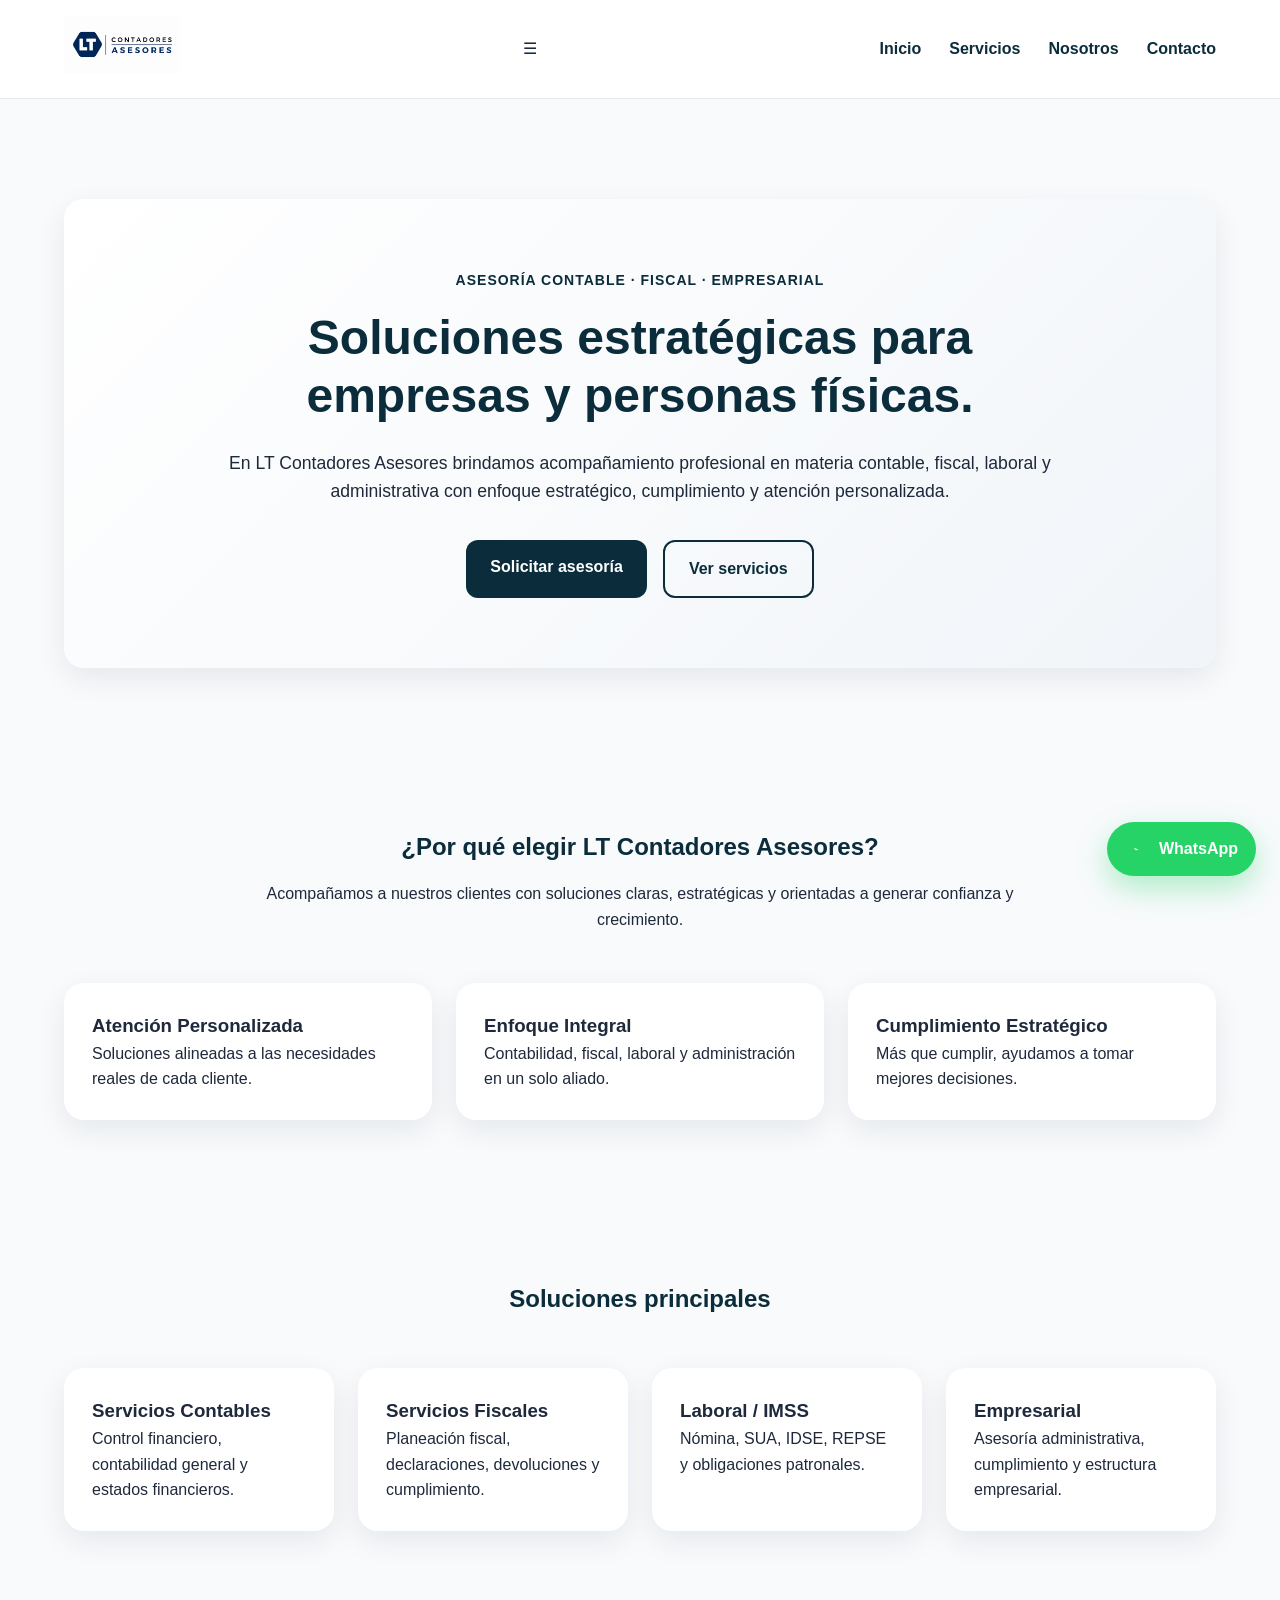
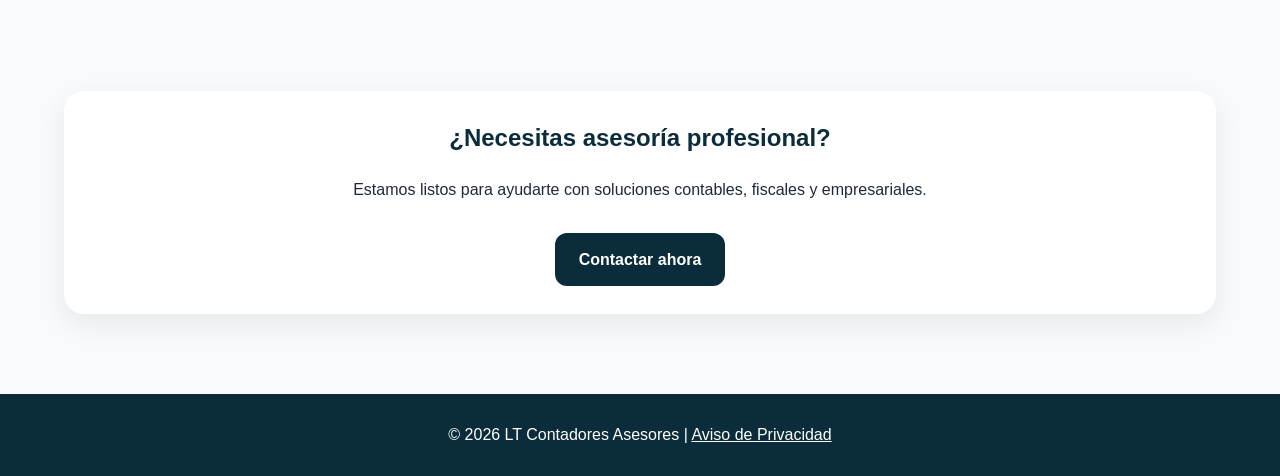
<file: index.html>
<!DOCTYPE html>
<html lang="es">
<head>
  <meta charset="UTF-8">
  <meta name="viewport" content="width=device-width, initial-scale=1.0">
  <title>LT Contadores Asesores</title>

<meta name="description" content="Servicios contables, fiscales, laborales y empresariales con atención profesional y personalizada.">

<meta property="og:title" content="LT Contadores Asesores">
<meta property="og:description" content="Soluciones contables, fiscales y empresariales con atención profesional.">
<meta property="og:type" content="website">
<meta property="og:url" content="https://ltcontadores.com">
<meta property="og:image" content="https://ltcontadores.com/logo-web.png">

<meta name="twitter:card" content="summary_large_image">

<link rel="icon" type="image/png" href="favicon.png">
<link rel="stylesheet" href="style.css">
</head>

<body>

<header>
  <nav class="navbar">
    <div class="logo">
      <a href="index.html">
        <img src="logo-web.png" alt="LT Contadores Asesores">
      </a>
    </div>

    <div class="menu-toggle" onclick="toggleMenu()">
      ☰
    </div>

    <ul class="nav-links">
      <li><a href="index.html">Inicio</a></li>
      <li><a href="servicios.html">Servicios</a></li>
      <li><a href="nosotros.html">Nosotros</a></li>
      <li><a href="contacto.html">Contacto</a></li>
    </ul>
  </nav>
</header>

<!-- HERO -->
<section class="section" style="padding-top:100px;">

  <div class="card fade-in" style="
    text-align:center;
    padding:70px 50px;
    background: linear-gradient(135deg, #ffffff 0%, #f1f5f9 100%);
  ">

    <p style="
      color:#0b2d3b;
      font-weight:700;
      letter-spacing:1px;
      text-transform:uppercase;
      margin-bottom:18px;
      font-size:14px;
    ">
      Asesoría contable · fiscal · empresarial
    </p>

    <h1 style="
      color:#0b2d3b;
      font-size:3rem;
      max-width:900px;
      margin:0 auto 25px;
      line-height:1.2;
    ">
      Soluciones estratégicas para empresas y personas físicas.
    </h1>

    <p style="
      max-width:850px;
      margin:0 auto 35px;
      font-size:1.1rem;
    ">
      En LT Contadores Asesores brindamos acompañamiento profesional en materia
      contable, fiscal, laboral y administrativa con enfoque estratégico,
      cumplimiento y atención personalizada.
    </p>

    <div style="
      display:flex;
      justify-content:center;
      gap:16px;
      flex-wrap:wrap;
    ">

      <a href="contacto.html" class="btn-primary">
        Solicitar asesoría
      </a>

      <a href="servicios.html"
         style="
          display:inline-block;
          padding:14px 24px;
          border:2px solid #0b2d3b;
          color:#0b2d3b;
          text-decoration:none;
          border-radius:12px;
          font-weight:700;
         ">
         Ver servicios
      </a>

    </div>

  </div>

</section>

<!-- CONFIANZA -->
<section class="section">

  <div class="fade-in" style="text-align:center; margin-bottom:50px;">
    <h2 style="color:#0b2d3b; margin-bottom:15px;">
      ¿Por qué elegir LT Contadores Asesores?
    </h2>

    <p style="max-width:800px; margin:0 auto;">
      Acompañamos a nuestros clientes con soluciones claras, estratégicas
      y orientadas a generar confianza y crecimiento.
    </p>
  </div>

  <div class="cards">

    <div class="card fade-in">
      <h3>Atención Personalizada</h3>
      <p>Soluciones alineadas a las necesidades reales de cada cliente.</p>
    </div>

    <div class="card fade-in">
      <h3>Enfoque Integral</h3>
      <p>Contabilidad, fiscal, laboral y administración en un solo aliado.</p>
    </div>

    <div class="card fade-in">
      <h3>Cumplimiento Estratégico</h3>
      <p>Más que cumplir, ayudamos a tomar mejores decisiones.</p>
    </div>

  </div>

</section>

<!-- SERVICIOS -->
<section class="section">

  <div class="fade-in" style="text-align:center; margin-bottom:50px;">
    <h2 style="color:#0b2d3b;">
      Soluciones principales
    </h2>
  </div>

  <div class="cards">

    <div class="card fade-in">
      <h3>Servicios Contables</h3>
      <p>Control financiero, contabilidad general y estados financieros.</p>
    </div>

    <div class="card fade-in">
      <h3>Servicios Fiscales</h3>
      <p>Planeación fiscal, declaraciones, devoluciones y cumplimiento.</p>
    </div>

    <div class="card fade-in">
      <h3>Laboral / IMSS</h3>
      <p>Nómina, SUA, IDSE, REPSE y obligaciones patronales.</p>
    </div>

    <div class="card fade-in">
      <h3>Empresarial</h3>
      <p>Asesoría administrativa, cumplimiento y estructura empresarial.</p>
    </div>

  </div>

</section>

<!-- CTA -->
<section class="section">

  <div class="card fade-in" style="text-align:center;">

    <h2 style="color:#0b2d3b; margin-bottom:20px;">
      ¿Necesitas asesoría profesional?
    </h2>

    <p style="margin-bottom:30px;">
      Estamos listos para ayudarte con soluciones contables, fiscales y empresariales.
    </p>

    <a href="contacto.html" class="btn-primary">
      Contactar ahora
    </a>

  </div>

</section>

<a href="https://wa.me/523316468984" class="whatsapp-float" target="_blank">
  <svg class="whatsapp-icon" xmlns="http://www.w3.org/2000/svg" viewBox="0 0 32 32" fill="white">
    <path d="M19.11 17.21c-.27-.14-1.6-.79-1.85-.88-.25-.09-.43-.14-.61.14-.18.27-.7.88-.86 1.06-.16.18-.31.2-.58.07-.27-.14-1.13-.42-2.15-1.34-.8-.71-1.34-1.59-1.49-1.86z"/>
  </svg>
  WhatsApp
</a>

<footer class="footer">
  © 2026 LT Contadores Asesores |
  <a href="privacidad.html"
     style="color:white; text-decoration:underline;">
     Aviso de Privacidad
  </a>
</footer>

<script src="script.js"></script>

</body>
</html>
</file>
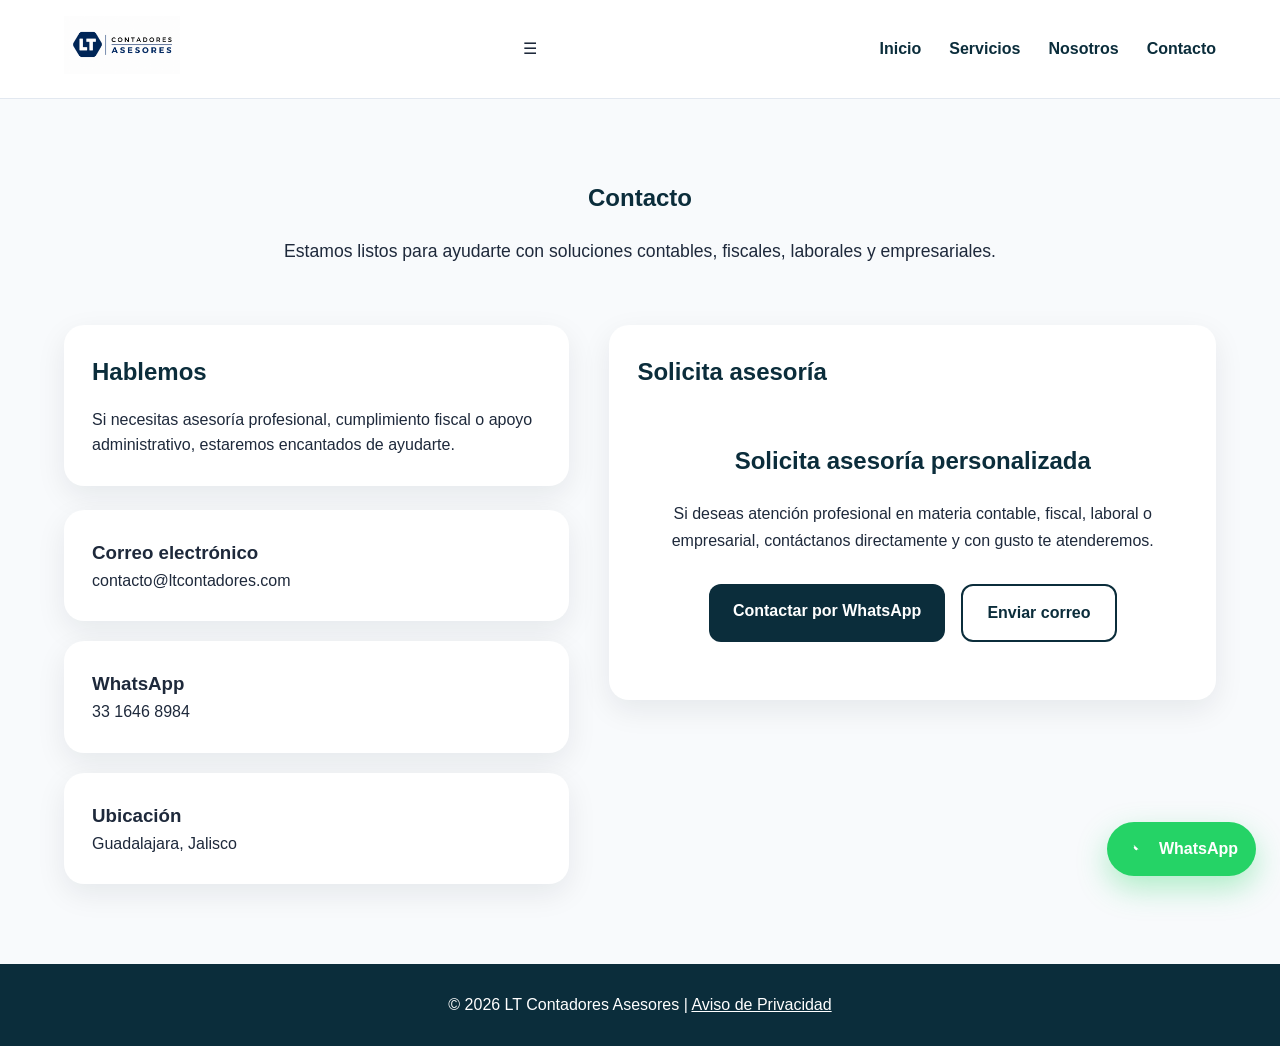
<file: contacto.html>
<!DOCTYPE html>
<html lang="es">
<head>
  <meta charset="UTF-8">
  <meta name="viewport" content="width=device-width, initial-scale=1.0">
  <title>Contacto | LT Contadores Asesores</title>
  <link rel="icon" type="image/png" href="favicon.png">
  <link rel="stylesheet" href="style.css">
</head>

<body>

<header>
  <nav class="navbar">
    <div class="logo">
      <a href="index.html">
        <img src="logo-web.png" alt="LT Contadores Asesores">
      </a>
    </div>

    <div class="menu-toggle" onclick="toggleMenu()">
      ☰
    </div>

    <ul class="nav-links">
      <li><a href="index.html">Inicio</a></li>
      <li><a href="servicios.html">Servicios</a></li>
      <li><a href="nosotros.html">Nosotros</a></li>
      <li><a href="contacto.html">Contacto</a></li>
    </ul>
  </nav>
</header>

<section class="section">

  <div class="fade-in" style="text-align:center; margin-bottom:60px;">
    <h1 style="color:#0b2d3b; margin-bottom:20px;">
      Contacto
    </h1>

    <p style="max-width:850px; margin:0 auto; font-size:1.1rem;">
      Estamos listos para ayudarte con soluciones contables, fiscales,
      laborales y empresariales.
    </p>
  </div>

  <div style="
    display:grid;
    grid-template-columns:1fr 1.2fr;
    gap:40px;
    align-items:start;
  ">

    <!-- COLUMNA IZQUIERDA -->
    <div class="fade-in">

      <div class="card" style="margin-bottom:24px;">
        <h2 style="color:#0b2d3b; margin-bottom:15px;">
          Hablemos
        </h2>

        <p>
          Si necesitas asesoría profesional, cumplimiento fiscal o apoyo
          administrativo, estaremos encantados de ayudarte.
        </p>
      </div>

      <div class="card" style="margin-bottom:20px;">
        <h3>Correo electrónico</h3>
        <p>contacto@ltcontadores.com</p>
      </div>

      <div class="card" style="margin-bottom:20px;">
        <h3>WhatsApp</h3>
        <p>33 1646 8984</p>
      </div>

      <div class="card">
        <h3>Ubicación</h3>
        <p>Guadalajara, Jalisco</p>
      </div>

    </div>

    <!-- FORMULARIO -->
    <div class="card fade-in">

      <h2 style="color:#0b2d3b; margin-bottom:20px;">
        Solicita asesoría
      </h2>

<div style="text-align:center; padding:30px 10px;">

  <h2 style="color:#0b2d3b; margin-bottom:20px;">
    Solicita asesoría personalizada
  </h2>

  <p style="margin-bottom:30px; line-height:1.7;">
    Si deseas atención profesional en materia contable, fiscal, laboral
    o empresarial, contáctanos directamente y con gusto te atenderemos.
  </p>

  <div style="
    display:flex;
    justify-content:center;
    gap:16px;
    flex-wrap:wrap;
  ">

    <a href="https://wa.me/523316468984"
       class="btn-primary"
       target="_blank">
      Contactar por WhatsApp
    </a>

    <a href="mailto:contacto@ltcontadores.com"
       style="
        display:inline-block;
        padding:14px 24px;
        border:2px solid #0b2d3b;
        color:#0b2d3b;
        text-decoration:none;
        border-radius:12px;
        font-weight:700;
       ">
      Enviar correo
    </a>

  </div>

</div>

    </div>

  </div>

</section>

<a href="https://wa.me/523316468984" class="whatsapp-float" target="_blank">
  <svg class="whatsapp-icon" xmlns="http://www.w3.org/2000/svg" viewBox="0 0 32 32" fill="white">
    <path d="M19.11 17.21c-.27-.14-1.6-.79-1.85-.88-.25-.09-.43-.14-.61.14-.18.27-.7.88-.86 1.06-.16.18-.31.2-.58.07-.27-.14-1.13-.42-2.15-1.34-.8-.71-1.34-1.59-1.49-1.86-.16-.27-.02-.41.12-.55.12-.12.27-.31.41-.47.14-.16.18-.27.27-.45.09-.18.05-.34-.02-.47-.07-.14-.61-1.48-.84-2.03z"/>
  </svg>
  WhatsApp
</a>

<footer class="footer">
  © 2026 LT Contadores Asesores |
  <a href="privacidad.html"
     style="color:white; text-decoration:underline;">
     Aviso de Privacidad
  </a>
</footer>

<script src="script.js"></script>

</body>
</html>
</file>
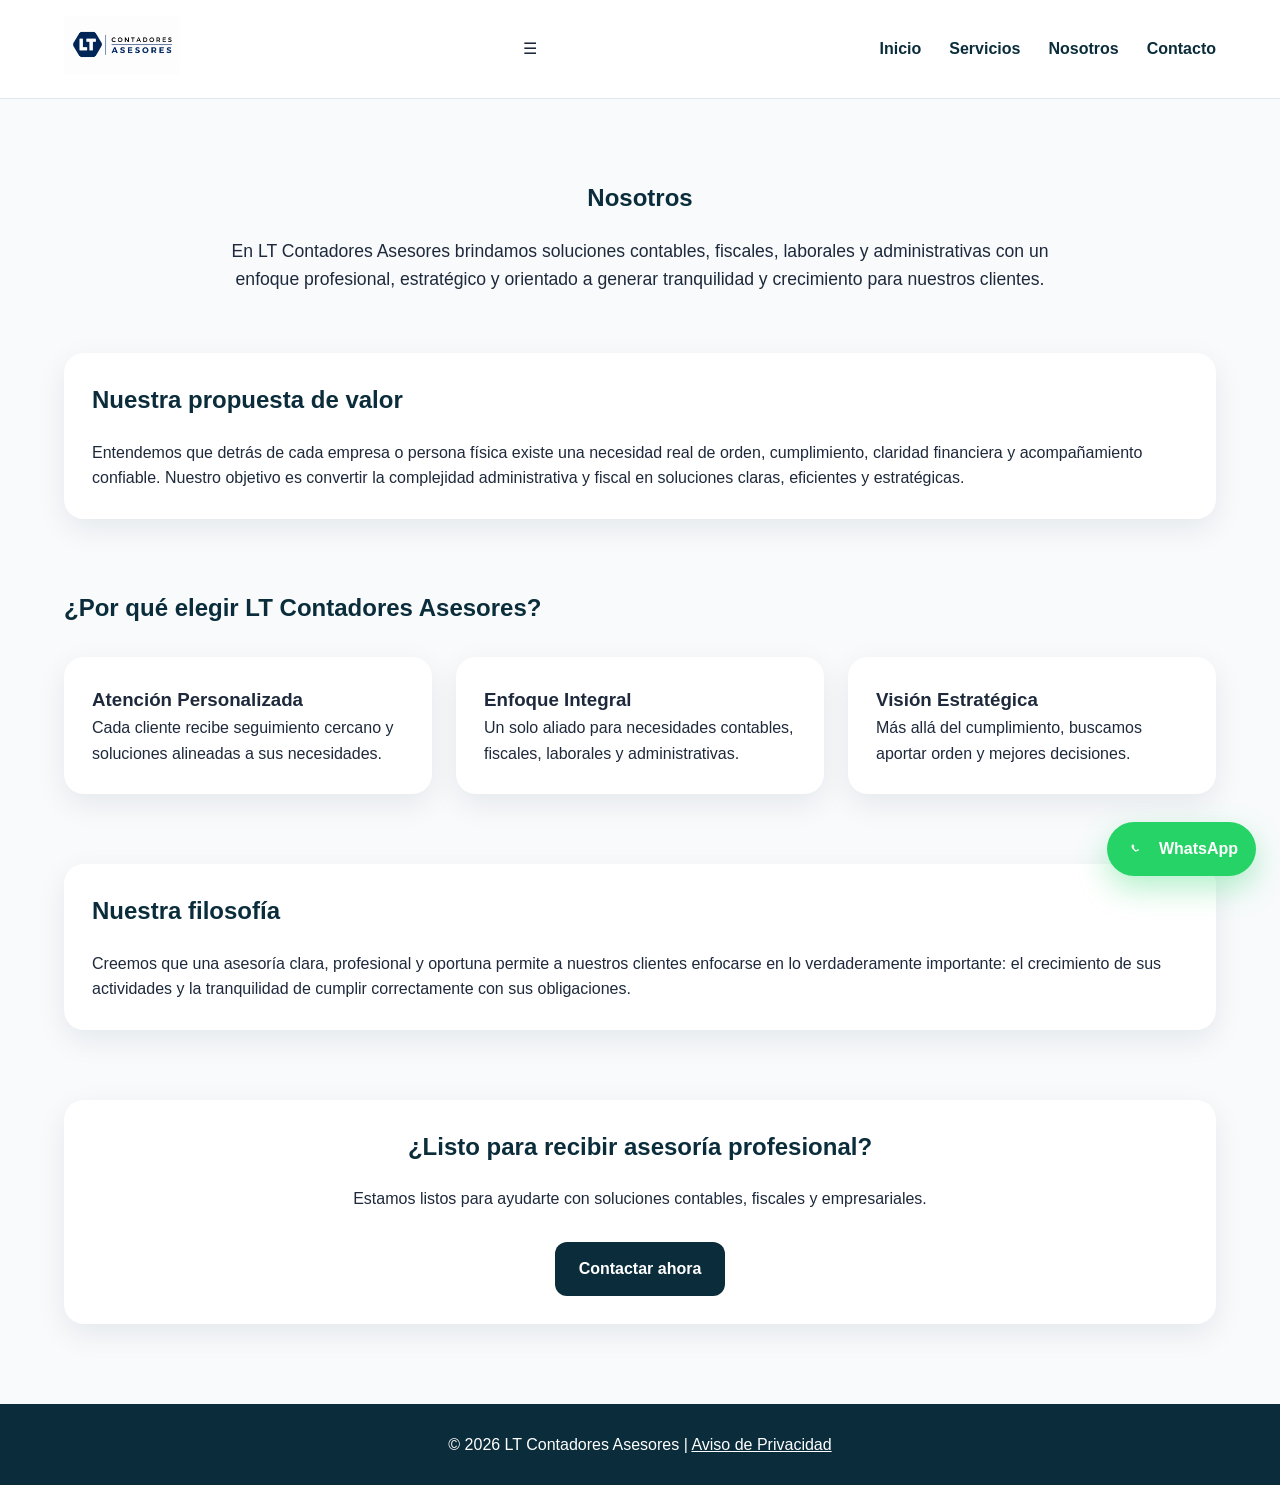
<file: nosotros.html>
<!DOCTYPE html>
<html lang="es">
<head>
  <meta charset="UTF-8">
  <meta name="viewport" content="width=device-width, initial-scale=1.0">
  <title>Nosotros | LT Contadores Asesores</title>
  <link rel="icon" type="image/png" href="favicon.png">
  <link rel="stylesheet" href="style.css">
</head>

<body>

<header>
  <nav class="navbar">
    <div class="logo">
      <a href="index.html">
        <img src="logo-web.png" alt="LT Contadores Asesores">
      </a>
    </div>

    <div class="menu-toggle" onclick="toggleMenu()">
      ☰
    </div>

    <ul class="nav-links">
      <li><a href="index.html">Inicio</a></li>
      <li><a href="servicios.html">Servicios</a></li>
      <li><a href="nosotros.html">Nosotros</a></li>
      <li><a href="contacto.html">Contacto</a></li>
    </ul>
  </nav>
</header>

<section class="section">
  <div class="fade-in" style="text-align:center; margin-bottom:60px;">
    <h1 style="color:#0b2d3b; margin-bottom:20px;">
      Nosotros
    </h1>

    <p style="max-width:850px; margin:0 auto; font-size:1.1rem;">
      En LT Contadores Asesores brindamos soluciones contables, fiscales,
      laborales y administrativas con un enfoque profesional, estratégico
      y orientado a generar tranquilidad y crecimiento para nuestros clientes.
    </p>
  </div>

  <div class="card fade-in" style="margin-bottom:70px;">
    <h2 style="color:#0b2d3b; margin-bottom:20px;">
      Nuestra propuesta de valor
    </h2>

    <p>
      Entendemos que detrás de cada empresa o persona física existe una necesidad
      real de orden, cumplimiento, claridad financiera y acompañamiento confiable.
      Nuestro objetivo es convertir la complejidad administrativa y fiscal en
      soluciones claras, eficientes y estratégicas.
    </p>
  </div>

  <div class="fade-in" style="margin-bottom:30px;">
    <h2 style="color:#0b2d3b;">
      ¿Por qué elegir LT Contadores Asesores?
    </h2>
  </div>

  <div class="cards" style="margin-bottom:70px;">

    <div class="card fade-in">
      <h3>Atención Personalizada</h3>
      <p>
        Cada cliente recibe seguimiento cercano y soluciones alineadas a sus necesidades.
      </p>
    </div>

    <div class="card fade-in">
      <h3>Enfoque Integral</h3>
      <p>
        Un solo aliado para necesidades contables, fiscales, laborales y administrativas.
      </p>
    </div>

    <div class="card fade-in">
      <h3>Visión Estratégica</h3>
      <p>
        Más allá del cumplimiento, buscamos aportar orden y mejores decisiones.
      </p>
    </div>

  </div>

  <div class="card fade-in" style="margin-bottom:70px;">
    <h2 style="color:#0b2d3b; margin-bottom:20px;">
      Nuestra filosofía
    </h2>

    <p>
      Creemos que una asesoría clara, profesional y oportuna permite a nuestros
      clientes enfocarse en lo verdaderamente importante: el crecimiento de sus
      actividades y la tranquilidad de cumplir correctamente con sus obligaciones.
    </p>
  </div>

  <div class="card fade-in" style="text-align:center;">
    <h2 style="color:#0b2d3b; margin-bottom:20px;">
      ¿Listo para recibir asesoría profesional?
    </h2>

    <p style="margin-bottom:30px;">
      Estamos listos para ayudarte con soluciones contables, fiscales y empresariales.
    </p>

    <a href="contacto.html" class="btn-primary">
      Contactar ahora
    </a>
  </div>

</section>

<a href="https://wa.me/523316468984" class="whatsapp-float" target="_blank">
  <svg class="whatsapp-icon" xmlns="http://www.w3.org/2000/svg" viewBox="0 0 32 32" fill="white">
    <path d="M19.11 17.21c-.27-.14-1.6-.79-1.85-.88-.25-.09-.43-.14-.61.14-.18.27-.7.88-.86 1.06-.16.18-.31.2-.58.07-.27-.14-1.13-.42-2.15-1.34-.8-.71-1.34-1.59-1.49-1.86-.16-.27-.02-.41.12-.55.12-.12.27-.31.41-.47.14-.16.18-.27.27-.45.09-.18.05-.34-.02-.47-.07-.14-.61-1.48-.84-2.03-.22-.53-.44-.45-.61-.46h-.52c-.18 0-.47.07-.72.34-.25.27-.95.93-.95 2.27s.98 2.64 1.12 2.82c.14.18 1.92 2.93 4.66 4.11z"/>
  </svg>
  WhatsApp
</a>

<footer class="footer">
  © 2026 LT Contadores Asesores |
  <a href="privacidad.html"
     style="color:white; text-decoration:underline;">
     Aviso de Privacidad
  </a>
</footer>

<script src="script.js"></script>

</body>
</html>
</file>
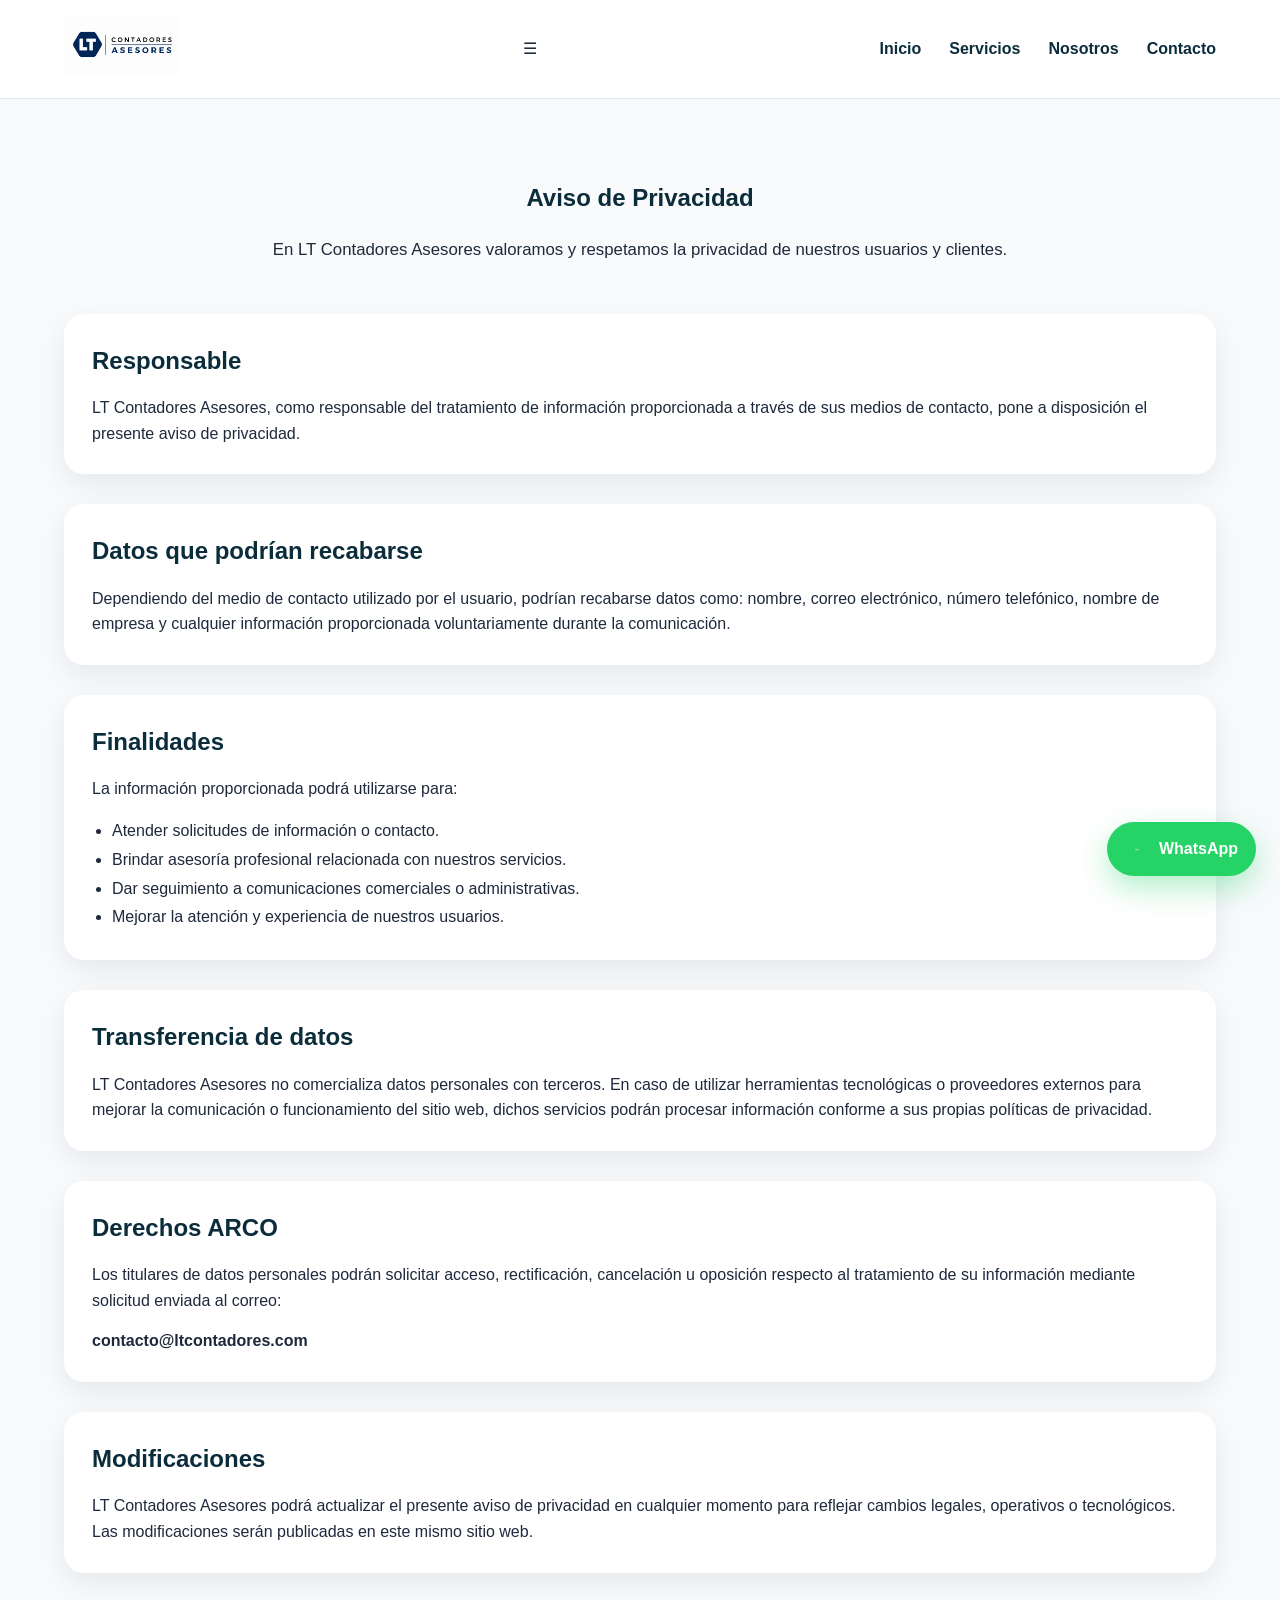
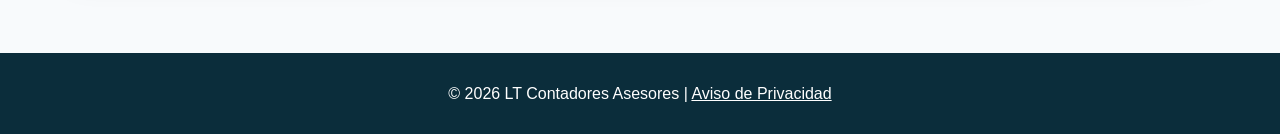
<file: privacidad.html>
<!DOCTYPE html>
<html lang="es">
<head>
  <meta charset="UTF-8">
  <meta name="viewport" content="width=device-width, initial-scale=1.0">
  <title>Aviso de Privacidad | LT Contadores Asesores</title>
  <link rel="icon" type="image/png" href="favicon.png">
  <link rel="stylesheet" href="style.css">
</head>

<body>

<header>
  <nav class="navbar">
    <div class="logo">
      <a href="index.html">
        <img src="logo-web.png" alt="LT Contadores Asesores">
      </a>
    </div>

    <div class="menu-toggle" onclick="toggleMenu()">
      ☰
    </div>

    <ul class="nav-links">
      <li><a href="index.html">Inicio</a></li>
      <li><a href="servicios.html">Servicios</a></li>
      <li><a href="nosotros.html">Nosotros</a></li>
      <li><a href="contacto.html">Contacto</a></li>
    </ul>
  </nav>
</header>

<section class="section">

  <div class="fade-in" style="text-align:center; margin-bottom:50px;">
    <h1 style="color:#0b2d3b; margin-bottom:20px;">
      Aviso de Privacidad
    </h1>

    <p style="max-width:850px; margin:0 auto; font-size:1.05rem;">
      En LT Contadores Asesores valoramos y respetamos la privacidad de nuestros usuarios y clientes.
    </p>
  </div>

  <div class="card fade-in" style="margin-bottom:30px;">
    <h2 style="color:#0b2d3b; margin-bottom:15px;">Responsable</h2>
    <p>
      LT Contadores Asesores, como responsable del tratamiento de información proporcionada
      a través de sus medios de contacto, pone a disposición el presente aviso de privacidad.
    </p>
  </div>

  <div class="card fade-in" style="margin-bottom:30px;">
    <h2 style="color:#0b2d3b; margin-bottom:15px;">Datos que podrían recabarse</h2>
    <p>
      Dependiendo del medio de contacto utilizado por el usuario, podrían recabarse datos como:
      nombre, correo electrónico, número telefónico, nombre de empresa y cualquier información
      proporcionada voluntariamente durante la comunicación.
    </p>
  </div>

  <div class="card fade-in" style="margin-bottom:30px;">
    <h2 style="color:#0b2d3b; margin-bottom:15px;">Finalidades</h2>
    <p>
      La información proporcionada podrá utilizarse para:
    </p>

    <ul style="margin-top:15px; padding-left:20px; line-height:1.8;">
      <li>Atender solicitudes de información o contacto.</li>
      <li>Brindar asesoría profesional relacionada con nuestros servicios.</li>
      <li>Dar seguimiento a comunicaciones comerciales o administrativas.</li>
      <li>Mejorar la atención y experiencia de nuestros usuarios.</li>
    </ul>
  </div>

  <div class="card fade-in" style="margin-bottom:30px;">
    <h2 style="color:#0b2d3b; margin-bottom:15px;">Transferencia de datos</h2>
    <p>
      LT Contadores Asesores no comercializa datos personales con terceros.
      En caso de utilizar herramientas tecnológicas o proveedores externos para mejorar
      la comunicación o funcionamiento del sitio web, dichos servicios podrán procesar
      información conforme a sus propias políticas de privacidad.
    </p>
  </div>

  <div class="card fade-in" style="margin-bottom:30px;">
    <h2 style="color:#0b2d3b; margin-bottom:15px;">Derechos ARCO</h2>
    <p>
      Los titulares de datos personales podrán solicitar acceso, rectificación,
      cancelación u oposición respecto al tratamiento de su información mediante
      solicitud enviada al correo:
    </p>

    <p style="margin-top:15px; font-weight:700;">
      contacto@ltcontadores.com
    </p>
  </div>

  <div class="card fade-in">
    <h2 style="color:#0b2d3b; margin-bottom:15px;">Modificaciones</h2>
    <p>
      LT Contadores Asesores podrá actualizar el presente aviso de privacidad
      en cualquier momento para reflejar cambios legales, operativos o tecnológicos.
      Las modificaciones serán publicadas en este mismo sitio web.
    </p>
  </div>

</section>

<a href="https://wa.me/523316468984" class="whatsapp-float" target="_blank">
  <svg class="whatsapp-icon" xmlns="http://www.w3.org/2000/svg" viewBox="0 0 32 32" fill="white">
    <path d="M19.11 17.21c-.27-.14-1.6-.79-1.85-.88-.25-.09-.43-.14-.61.14-.18.27-.7.88-.86 1.06-.16.18-.31.2-.58.07-.27-.14-1.13-.42-2.15-1.34z"/>
  </svg>
  WhatsApp
</a>

<footer class="footer">
  © 2026 LT Contadores Asesores |
  <a href="privacidad.html"
     style="color:white; text-decoration:underline;">
     Aviso de Privacidad
  </a>
</footer>

<script src="script.js"></script>

</body>
</html>
</file>
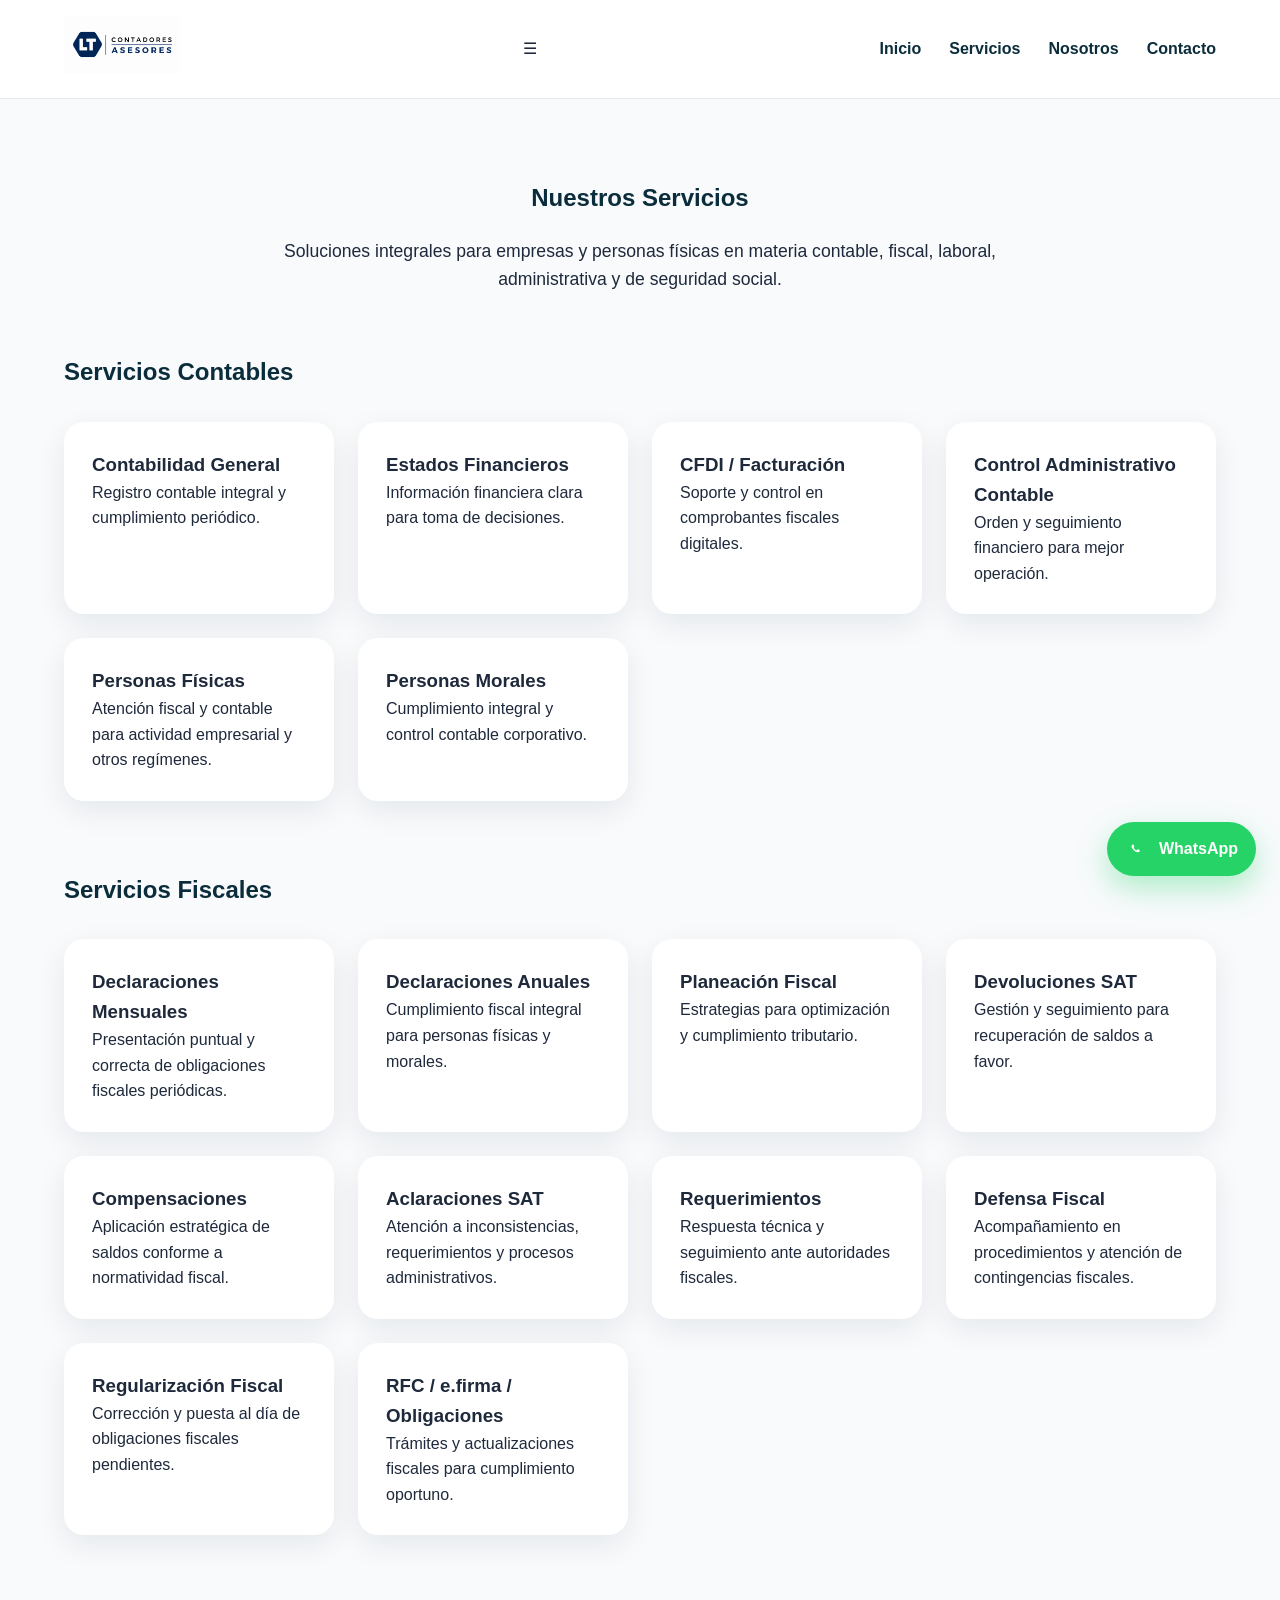
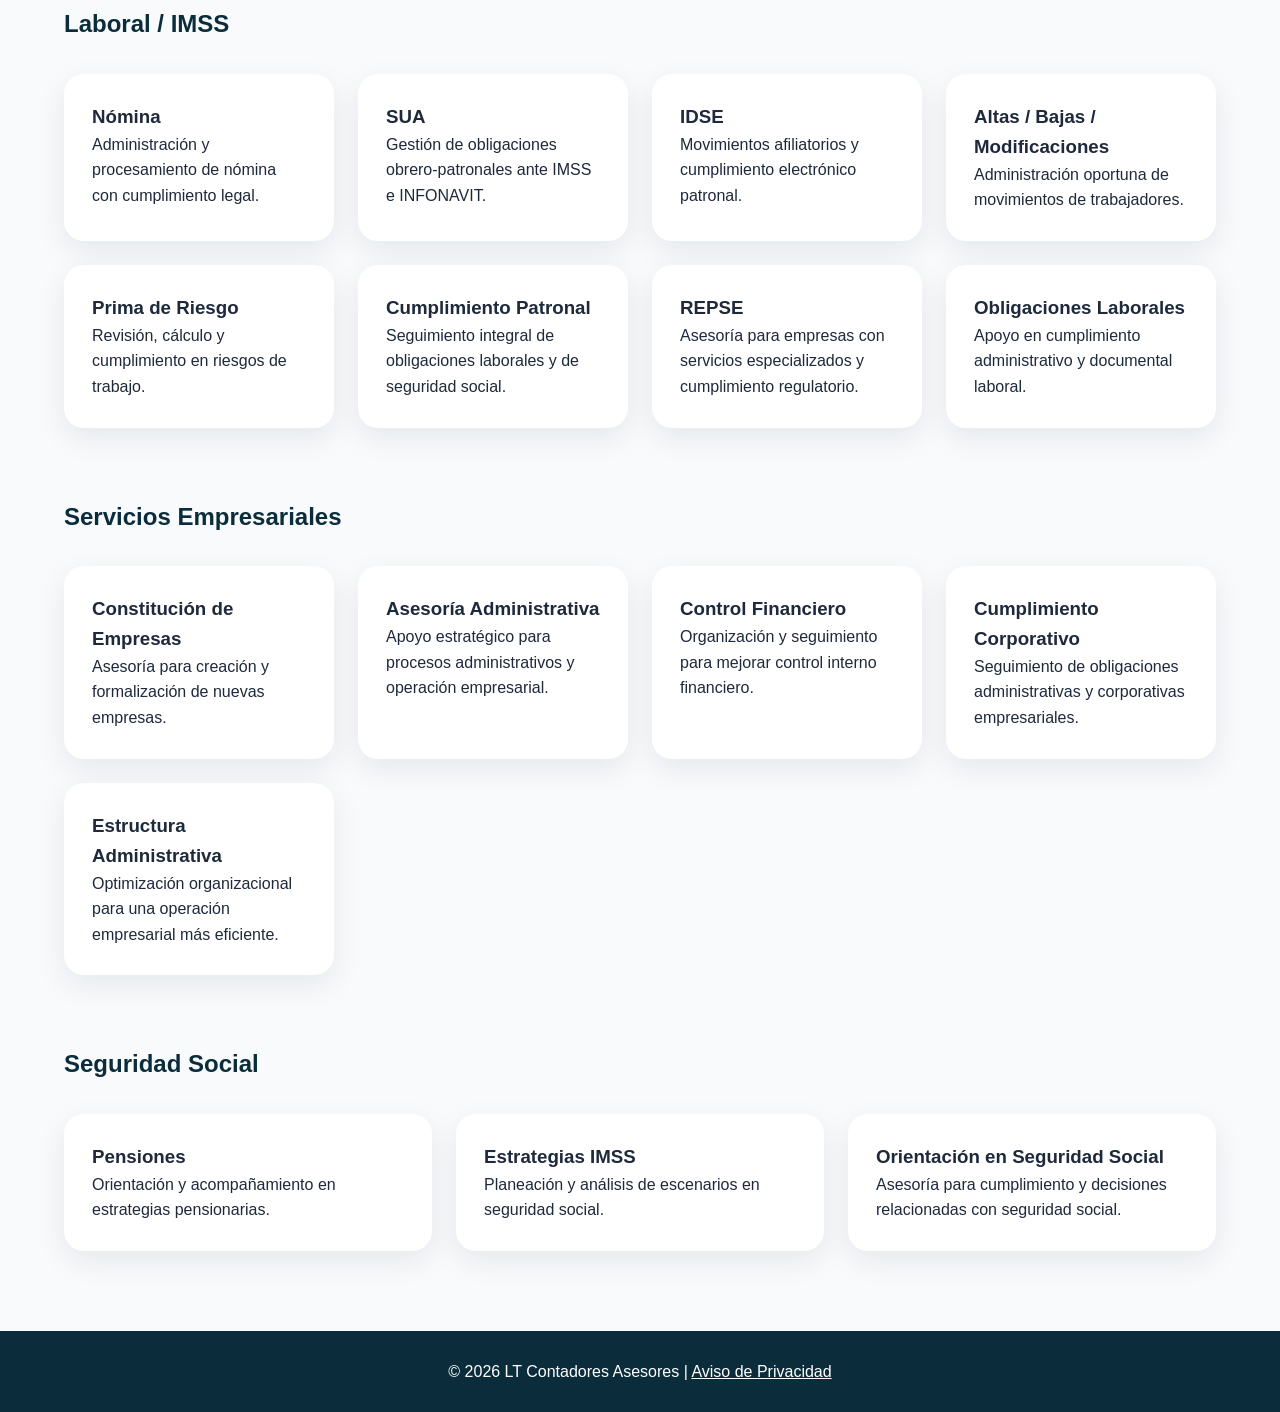
<file: servicios.html>
<!DOCTYPE html>
<html lang="es">
<head>
  <meta charset="UTF-8">
  <meta name="viewport" content="width=device-width, initial-scale=1.0">
  <title>Servicios | LT Contadores Asesores</title>
  <link rel="icon" type="image/png" href="favicon.png">
  <link rel="stylesheet" href="style.css">
</head>

<body>

<header>
  <nav class="navbar">
    <div class="logo">
      <a href="index.html">
        <img src="logo-web.png" alt="LT Contadores Asesores">
      </a>
    </div>

    <div class="menu-toggle" onclick="toggleMenu()">
      ☰
    </div>

    <ul class="nav-links">
      <li><a href="index.html">Inicio</a></li>
      <li><a href="servicios.html">Servicios</a></li>
      <li><a href="nosotros.html">Nosotros</a></li>
      <li><a href="contacto.html">Contacto</a></li>
    </ul>
  </nav>
</header>

<section class="section">
  <div class="fade-in" style="text-align:center; margin-bottom:60px;">
    <h1 style="color:#0b2d3b; margin-bottom:20px;">
      Nuestros Servicios
    </h1>

    <p style="max-width:800px; margin:0 auto; font-size:1.1rem;">
      Soluciones integrales para empresas y personas físicas en materia contable,
      fiscal, laboral, administrativa y de seguridad social.
    </p>
  </div>

  <!-- CONTABLES -->
  <div class="fade-in" style="margin-bottom:30px;">
    <h2 style="color:#0b2d3b;">Servicios Contables</h2>
  </div>

 <div class="cards" style="margin-bottom:70px;">

  <div class="card fade-in">
    <h3>Contabilidad General</h3>
    <p>Registro contable integral y cumplimiento periódico.</p>
  </div>

  <div class="card fade-in">
    <h3>Estados Financieros</h3>
    <p>Información financiera clara para toma de decisiones.</p>
  </div>

  <div class="card fade-in">
    <h3>CFDI / Facturación</h3>
    <p>Soporte y control en comprobantes fiscales digitales.</p>
  </div>

  <div class="card fade-in">
    <h3>Control Administrativo Contable</h3>
    <p>Orden y seguimiento financiero para mejor operación.</p>
  </div>

  <div class="card fade-in">
    <h3>Personas Físicas</h3>
    <p>Atención fiscal y contable para actividad empresarial y otros regímenes.</p>
  </div>

  <div class="card fade-in">
    <h3>Personas Morales</h3>
    <p>Cumplimiento integral y control contable corporativo.</p>
  </div>

</div>

  <!-- FISCALES -->
  <div class="fade-in" style="margin-bottom:30px;">
    <h2 style="color:#0b2d3b;">Servicios Fiscales</h2>
  </div>

<div class="cards" style="margin-bottom:70px;">

  <div class="card fade-in">
    <h3>Declaraciones Mensuales</h3>
    <p>Presentación puntual y correcta de obligaciones fiscales periódicas.</p>
  </div>

  <div class="card fade-in">
    <h3>Declaraciones Anuales</h3>
    <p>Cumplimiento fiscal integral para personas físicas y morales.</p>
  </div>

  <div class="card fade-in">
    <h3>Planeación Fiscal</h3>
    <p>Estrategias para optimización y cumplimiento tributario.</p>
  </div>

  <div class="card fade-in">
    <h3>Devoluciones SAT</h3>
    <p>Gestión y seguimiento para recuperación de saldos a favor.</p>
  </div>

  <div class="card fade-in">
    <h3>Compensaciones</h3>
    <p>Aplicación estratégica de saldos conforme a normatividad fiscal.</p>
  </div>

  <div class="card fade-in">
    <h3>Aclaraciones SAT</h3>
    <p>Atención a inconsistencias, requerimientos y procesos administrativos.</p>
  </div>

  <div class="card fade-in">
    <h3>Requerimientos</h3>
    <p>Respuesta técnica y seguimiento ante autoridades fiscales.</p>
  </div>

  <div class="card fade-in">
    <h3>Defensa Fiscal</h3>
    <p>Acompañamiento en procedimientos y atención de contingencias fiscales.</p>
  </div>

  <div class="card fade-in">
    <h3>Regularización Fiscal</h3>
    <p>Corrección y puesta al día de obligaciones fiscales pendientes.</p>
  </div>

  <div class="card fade-in">
    <h3>RFC / e.firma / Obligaciones</h3>
    <p>Trámites y actualizaciones fiscales para cumplimiento oportuno.</p>
  </div>

</div>

  <!-- LABORAL -->
  <div class="fade-in" style="margin-bottom:30px;">
    <h2 style="color:#0b2d3b;">Laboral / IMSS</h2>
  </div>

<div class="cards" style="margin-bottom:70px;">

  <div class="card fade-in">
    <h3>Nómina</h3>
    <p>Administración y procesamiento de nómina con cumplimiento legal.</p>
  </div>

  <div class="card fade-in">
    <h3>SUA</h3>
    <p>Gestión de obligaciones obrero-patronales ante IMSS e INFONAVIT.</p>
  </div>

  <div class="card fade-in">
    <h3>IDSE</h3>
    <p>Movimientos afiliatorios y cumplimiento electrónico patronal.</p>
  </div>

  <div class="card fade-in">
    <h3>Altas / Bajas / Modificaciones</h3>
    <p>Administración oportuna de movimientos de trabajadores.</p>
  </div>

  <div class="card fade-in">
    <h3>Prima de Riesgo</h3>
    <p>Revisión, cálculo y cumplimiento en riesgos de trabajo.</p>
  </div>

  <div class="card fade-in">
    <h3>Cumplimiento Patronal</h3>
    <p>Seguimiento integral de obligaciones laborales y de seguridad social.</p>
  </div>

  <div class="card fade-in">
    <h3>REPSE</h3>
    <p>Asesoría para empresas con servicios especializados y cumplimiento regulatorio.</p>
  </div>

  <div class="card fade-in">
    <h3>Obligaciones Laborales</h3>
    <p>Apoyo en cumplimiento administrativo y documental laboral.</p>
  </div>

</div>

  <!-- EMPRESARIALES -->
  <div class="fade-in" style="margin-bottom:30px;">
    <h2 style="color:#0b2d3b;">Servicios Empresariales</h2>
  </div>

<div class="cards" style="margin-bottom:70px;">

  <div class="card fade-in">
    <h3>Constitución de Empresas</h3>
    <p>Asesoría para creación y formalización de nuevas empresas.</p>
  </div>

  <div class="card fade-in">
    <h3>Asesoría Administrativa</h3>
    <p>Apoyo estratégico para procesos administrativos y operación empresarial.</p>
  </div>

  <div class="card fade-in">
    <h3>Control Financiero</h3>
    <p>Organización y seguimiento para mejorar control interno financiero.</p>
  </div>

  <div class="card fade-in">
    <h3>Cumplimiento Corporativo</h3>
    <p>Seguimiento de obligaciones administrativas y corporativas empresariales.</p>
  </div>

  <div class="card fade-in">
    <h3>Estructura Administrativa</h3>
    <p>Optimización organizacional para una operación empresarial más eficiente.</p>
  </div>

</div>

  <!-- SEGURIDAD SOCIAL -->
  <div class="fade-in" style="margin-bottom:30px;">
    <h2 style="color:#0b2d3b;">Seguridad Social</h2>
  </div>

<div class="cards">

  <div class="card fade-in">
    <h3>Pensiones</h3>
    <p>Orientación y acompañamiento en estrategias pensionarias.</p>
  </div>

  <div class="card fade-in">
    <h3>Estrategias IMSS</h3>
    <p>Planeación y análisis de escenarios en seguridad social.</p>
  </div>

  <div class="card fade-in">
    <h3>Orientación en Seguridad Social</h3>
    <p>Asesoría para cumplimiento y decisiones relacionadas con seguridad social.</p>
  </div>

</div>

</section>

<a href="https://wa.me/523316468984" class="whatsapp-float" target="_blank">
  <svg class="whatsapp-icon" xmlns="http://www.w3.org/2000/svg" viewBox="0 0 32 32" fill="white">
    <path d="M19.11 17.21c-.27-.14-1.6-.79-1.85-.88-.25-.09-.43-.14-.61.14-.18.27-.7.88-.86 1.06-.16.18-.31.2-.58.07-.27-.14-1.13-.42-2.15-1.34-.8-.71-1.34-1.59-1.49-1.86-.16-.27-.02-.41.12-.55.12-.12.27-.31.41-.47.14-.16.18-.27.27-.45.09-.18.05-.34-.02-.47-.07-.14-.61-1.48-.84-2.03-.22-.53-.44-.45-.61-.46h-.52c-.18 0-.47.07-.72.34-.25.27-.95.93-.95 2.27s.98 2.64 1.12 2.82c.14.18 1.92 2.93 4.66 4.11.65.28 1.16.45 1.56.58.66.21 1.26.18 1.73.11.53-.08 1.6-.65 1.83-1.28.23-.63.23-1.17.16-1.28-.07-.11-.25-.18-.52-.32z"/>
  </svg>
  WhatsApp
</a>

<footer class="footer">
  © 2026 LT Contadores Asesores |
  <a href="privacidad.html"
     style="color:white; text-decoration:underline;">
     Aviso de Privacidad
  </a>
</footer>

<script src="script.js"></script>

</body>
</html>
</file>
<file: style.css>
* {
  margin: 0;
  padding: 0;
  box-sizing: border-box;
}

html {
  scroll-behavior: smooth;
}

body {
  font-family: Arial, Helvetica, sans-serif;
  background: #f8fafc;
  color: #1e293b;
  line-height: 1.6;
}

header {
  position: sticky;
  top: 0;
  z-index: 1000;
  background: rgba(255,255,255,0.95);
  backdrop-filter: blur(10px);
  border-bottom: 1px solid #e2e8f0;
}

.navbar {
  max-width: 1200px;
  margin: 0 auto;
  padding: 16px 24px;
  display: flex;
  justify-content: space-between;
  align-items: center;
}

.logo img {
  height: 58px;
}

.nav-links {
  display: flex;
  gap: 28px;
  list-style: none;
}

.nav-links a {
  text-decoration: none;
  color: #0b2d3b;
  font-weight: 600;
  transition: 0.25s;
}

.nav-links a:hover {
  opacity: 0.7;
}

.hero {
  max-width: 900px;
  margin: 0 auto;
  padding: 120px 24px;
  text-align: center;
}

.hero h1 {
  font-size: 3rem;
  color: #0b2d3b;
  margin-bottom: 20px;
}

.hero p {
  font-size: 1.1rem;
  color: #475569;
  margin-bottom: 30px;
}

.btn-primary {
  display: inline-block;
  background: #0b2d3b;
  color: white;
  padding: 14px 24px;
  border-radius: 12px;
  text-decoration: none;
  font-weight: 700;
  transition: 0.3s;
}

.btn-primary:hover {
  transform: translateY(-2px);
}

.section {
  max-width: 1200px;
  margin: 0 auto;
  padding: 80px 24px;
}

.cards {
  display: grid;
  grid-template-columns: repeat(auto-fit, minmax(260px, 1fr));
  gap: 24px;
}

.card {
  background: white;
  padding: 28px;
  border-radius: 20px;
  box-shadow: 0 10px 30px rgba(15, 23, 42, 0.08);
  transition: 0.3s;
}

.card:hover {
  transform: translateY(-6px);
}

.footer {
  background: #0b2d3b;
  color: white;
  text-align: center;
  padding: 28px;
}

.whatsapp-float {
  position: fixed;
  right: 24px;
  bottom: 24px;
  background: #25D366;
  color: white;
  text-decoration: none;
  padding: 14px 18px;
  border-radius: 999px;
  display: flex;
  align-items: center;
  gap: 10px;
  font-weight: 700;
  box-shadow: 0 12px 30px rgba(37, 211, 102, 0.35);
  z-index: 999;
  transition: all 0.3s ease;
  animation: whatsappPulse 2.5s infinite;
}

.whatsapp-float:hover {
  transform: translateY(-3px) scale(1.03);
}

.whatsapp-icon {
  width: 24px;
  height: 24px;
}

@keyframes whatsappPulse {
  0% {
    box-shadow: 0 0 0 0 rgba(37, 211, 102, 0.45);
  }

  70% {
    box-shadow: 0 0 0 18px rgba(37, 211, 102, 0);
  }

  100% {
    box-shadow: 0 0 0 0 rgba(37, 211, 102, 0);
  }
}

.fade-in {
  opacity: 0;
  transform: translateY(20px);
  transition: all 0.8s ease;
}

.fade-in.visible {
  opacity: 1;
  transform: translateY(0);
}

@media (max-width: 768px) {
  .hero {
    grid-template-columns: 1fr;
    text-align: center;
    padding: 60px 20px;
  }

  .hero h1 {
    font-size: 2.1rem;
  }

  .nav-links {
    flex-direction: column;
    position: absolute;
    top: 85px;
    right: 20px;
    background: white;
    padding: 20px;
    border-radius: 16px;
    box-shadow: 0 15px 35px rgba(15, 23, 42, 0.12);
    display: none;
    min-width: 220px;
  }

  .nav-links.active {
    display: flex;
  }

  .logo img {
    height: 44px;
  }

  .menu-toggle {
    display: block;
    font-size: 28px;
    cursor: pointer;
    color: #0b2d3b;
    font-weight: bold;
  }
}
</file>
